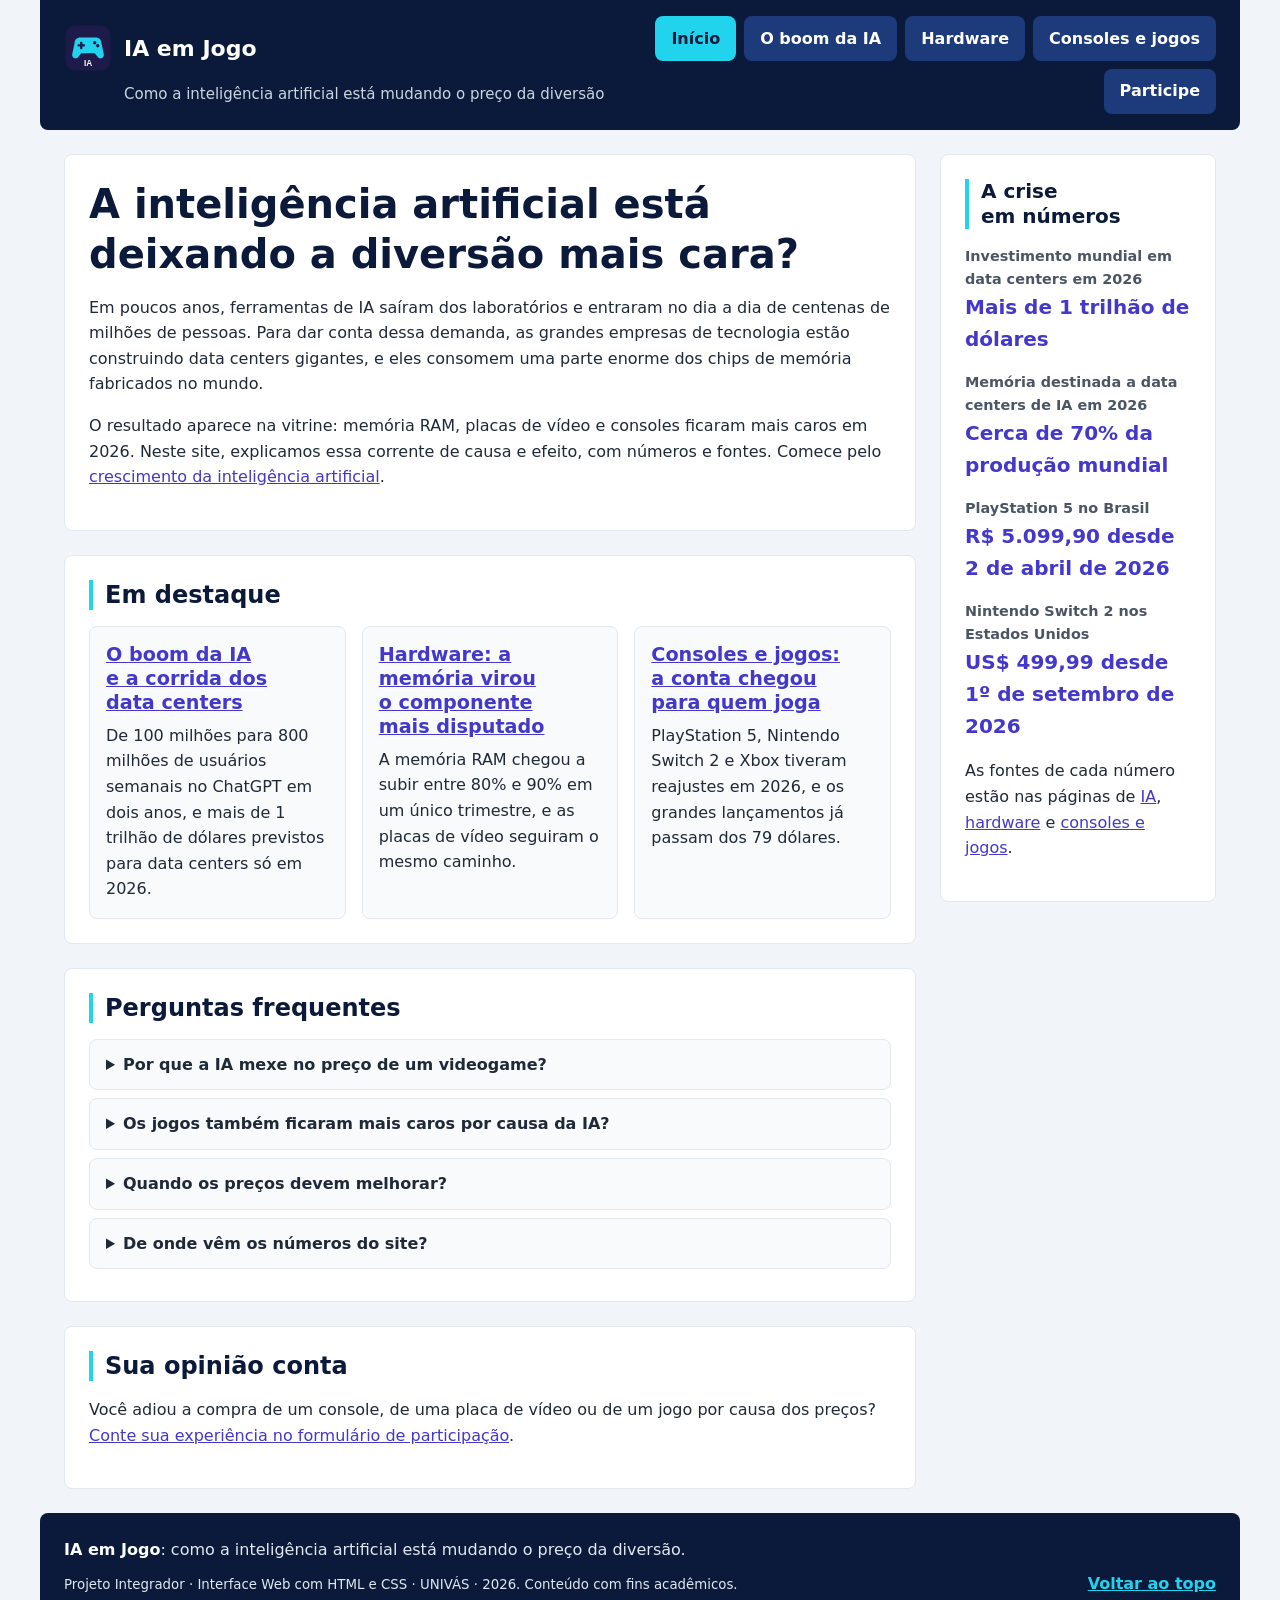
<file: index.html>
<!DOCTYPE html>
<html lang="pt-BR">
<head>
  <meta charset="UTF-8">
  <meta name="viewport" content="width=device-width, initial-scale=1.0">
  <meta name="description" content="Como o crescimento da inteligência artificial está encarecendo jogos, hardware e consoles.">
  <title>IA em Jogo | Como a IA está mudando o preço da diversão</title>
  <link rel="stylesheet" href="css/estilo.css">
</head>
<body>
  <!-- Skip link: primeiro elemento focável, leva direto ao conteúdo principal -->
  <a class="pular" href="#conteudo">Pular para o conteúdo principal</a>

  <header id="topo">
    <a class="logo" href="index.html">
      <img src="img/logo.svg" alt="" width="48" height="48">
      IA em Jogo
    </a>
    <p>Como a inteligência artificial está mudando o preço da diversão</p>

    <nav aria-label="Menu principal">
      <ul>
        <li><a href="index.html" aria-current="page">Início</a></li>
        <li><a href="ia.html">O boom da IA</a></li>
        <li><a href="hardware.html">Hardware</a></li>
        <li><a href="consoles-jogos.html">Consoles e jogos</a></li>
        <li><a href="participe.html">Participe</a></li>
      </ul>
    </nav>
  </header>

  <main id="conteudo">
    <section aria-labelledby="titulo-principal">
      <h1 id="titulo-principal">A inteligência artificial está deixando a diversão mais cara?</h1>
      <p>
        Em poucos anos, ferramentas de IA saíram dos laboratórios e entraram no dia a dia de
        centenas de milhões de pessoas. Para dar conta dessa demanda, as grandes empresas de
        tecnologia estão construindo data centers gigantes, e eles consomem uma parte enorme
        dos chips de memória fabricados no mundo.
      </p>
      <p>
        O resultado aparece na vitrine: memória RAM, placas de vídeo e consoles ficaram mais caros
        em 2026. Neste site, explicamos essa corrente de causa e efeito, com números e fontes.
        Comece pelo <a href="ia.html">crescimento da inteligência artificial</a>.
      </p>
    </section>

    <!-- Cada destaque é um <article>: o resumo faz sentido sozinho e leva a uma página própria -->
    <section class="destaques" aria-labelledby="titulo-destaques">
      <h2 id="titulo-destaques">Em destaque</h2>

      <article>
        <h3><a href="ia.html">O boom da IA e a corrida dos data centers</a></h3>
        <p>
          De 100 milhões para 800 milhões de usuários semanais no ChatGPT em dois anos, e mais de
          1 trilhão de dólares previstos para data centers só em 2026.
        </p>
      </article>

      <article>
        <h3><a href="hardware.html">Hardware: a memória virou o componente mais disputado</a></h3>
        <p>
          A memória RAM chegou a subir entre 80% e 90% em um único trimestre, e as placas de vídeo
          seguiram o mesmo caminho.
        </p>
      </article>

      <article>
        <h3><a href="consoles-jogos.html">Consoles e jogos: a conta chegou para quem joga</a></h3>
        <p>
          PlayStation 5, Nintendo Switch 2 e Xbox tiveram reajustes em 2026, e os grandes
          lançamentos já passam dos 79 dólares.
        </p>
      </article>
    </section>

    <!-- Perguntas frequentes com <details>/<summary>: conteúdo expansível nativo, funciona com teclado -->
    <section aria-labelledby="titulo-duvidas">
      <h2 id="titulo-duvidas">Perguntas frequentes</h2>

      <details>
        <summary>Por que a IA mexe no preço de um videogame?</summary>
        <p>
          Consoles, placas de vídeo e servidores de IA usam memórias feitas pelas mesmas poucas
          fábricas. Como os servidores de IA pagam mais, as fabricantes priorizam esse mercado e
          sobra menos memória, mais cara, para os aparelhos de consumo.
        </p>
      </details>

      <details>
        <summary>Os jogos também ficaram mais caros por causa da IA?</summary>
        <p>
          Não diretamente. O aumento dos jogos é explicado pelas empresas principalmente pelo
          custo de desenvolvimento. O efeito da IA aparece mais no hardware: o console e o PC
          ficam mais caros e sobra menos dinheiro para os jogos.
        </p>
      </details>

      <details>
        <summary>Quando os preços devem melhorar?</summary>
        <p>
          A fabricante de memórias Micron e analistas do setor não esperam alívio antes de 2028,
          quando novas fábricas devem começar a produzir.
        </p>
      </details>

      <details>
        <summary>De onde vêm os números do site?</summary>
        <p>
          Cada página termina com a lista das reportagens e relatórios usados. Os preços são os
          sugeridos pelos fabricantes nas datas indicadas.
        </p>
      </details>
    </section>

    <section aria-labelledby="titulo-participe">
      <h2 id="titulo-participe">Sua opinião conta</h2>
      <p>
        Você adiou a compra de um console, de uma placa de vídeo ou de um jogo por causa dos preços?
        <a href="participe.html">Conte sua experiência no formulário de participação</a>.
      </p>
    </section>
  </main>

  <!-- Aside fora do <main>: resumo complementar; a página continua completa sem ele -->
  <aside aria-labelledby="titulo-numeros">
    <h2 id="titulo-numeros">A crise em números</h2>
    <!-- Pares "termo: valor" ficam em lista de descrição (<dl>) -->
    <dl class="numeros">
      <dt>Investimento mundial em data centers em 2026</dt>
      <dd>Mais de 1 trilhão de dólares</dd>

      <dt>Memória destinada a data centers de IA em 2026</dt>
      <dd>Cerca de 70% da produção mundial</dd>

      <dt>PlayStation 5 no Brasil</dt>
      <dd>R$ 5.099,90 desde <time datetime="2026-04-02">2 de abril de 2026</time></dd>

      <dt>Nintendo Switch 2 nos Estados Unidos</dt>
      <dd>US$ 499,99 desde <time datetime="2026-09-01">1º de setembro de 2026</time></dd>
    </dl>
    <p>As fontes de cada número estão nas páginas de <a href="ia.html">IA</a>, <a href="hardware.html">hardware</a> e <a href="consoles-jogos.html">consoles e jogos</a>.</p>
  </aside>

  <footer>
    <p><strong>IA em Jogo</strong>: como a inteligência artificial está mudando o preço da diversão.</p>
    <p><small>Projeto Integrador · Interface Web com HTML e CSS · UNIVÁS · 2026. Conteúdo com fins acadêmicos.</small></p>
    <a href="#topo">Voltar ao topo</a>
  </footer>
</body>
</html>
</file>
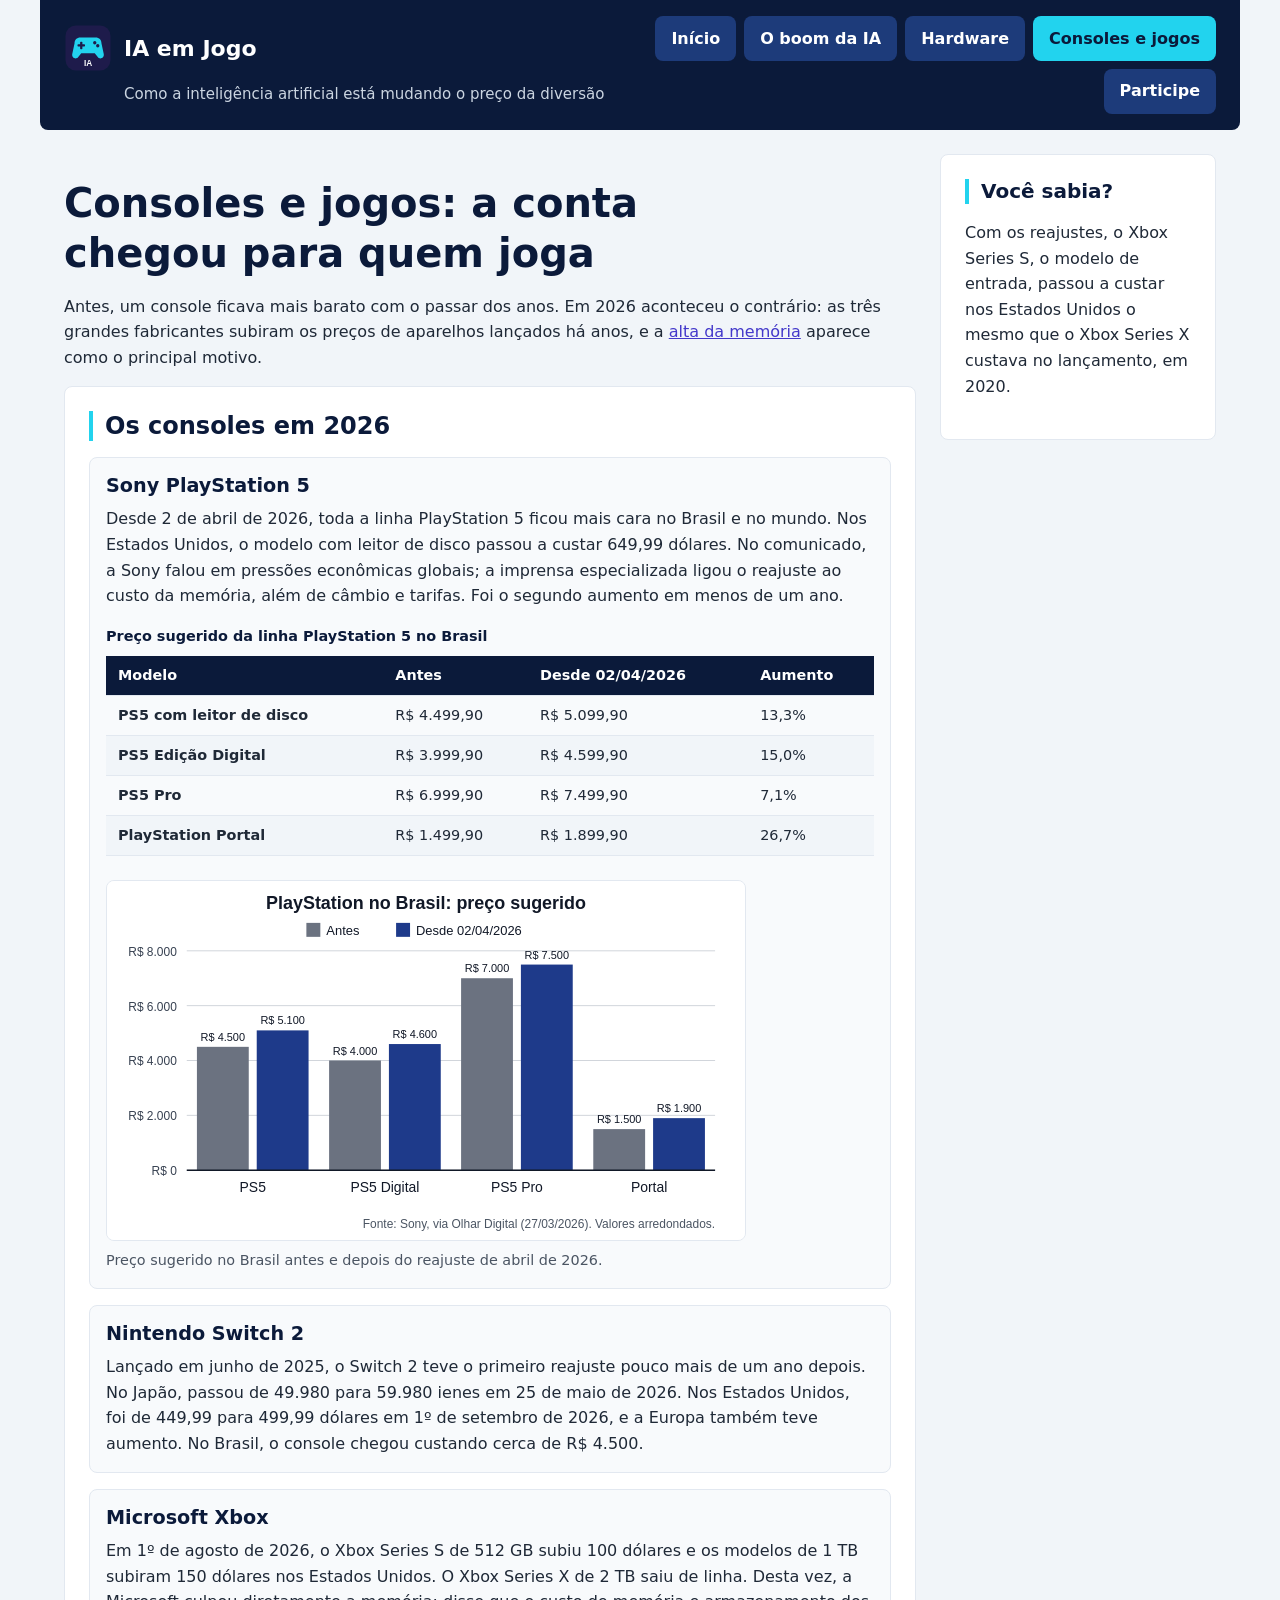
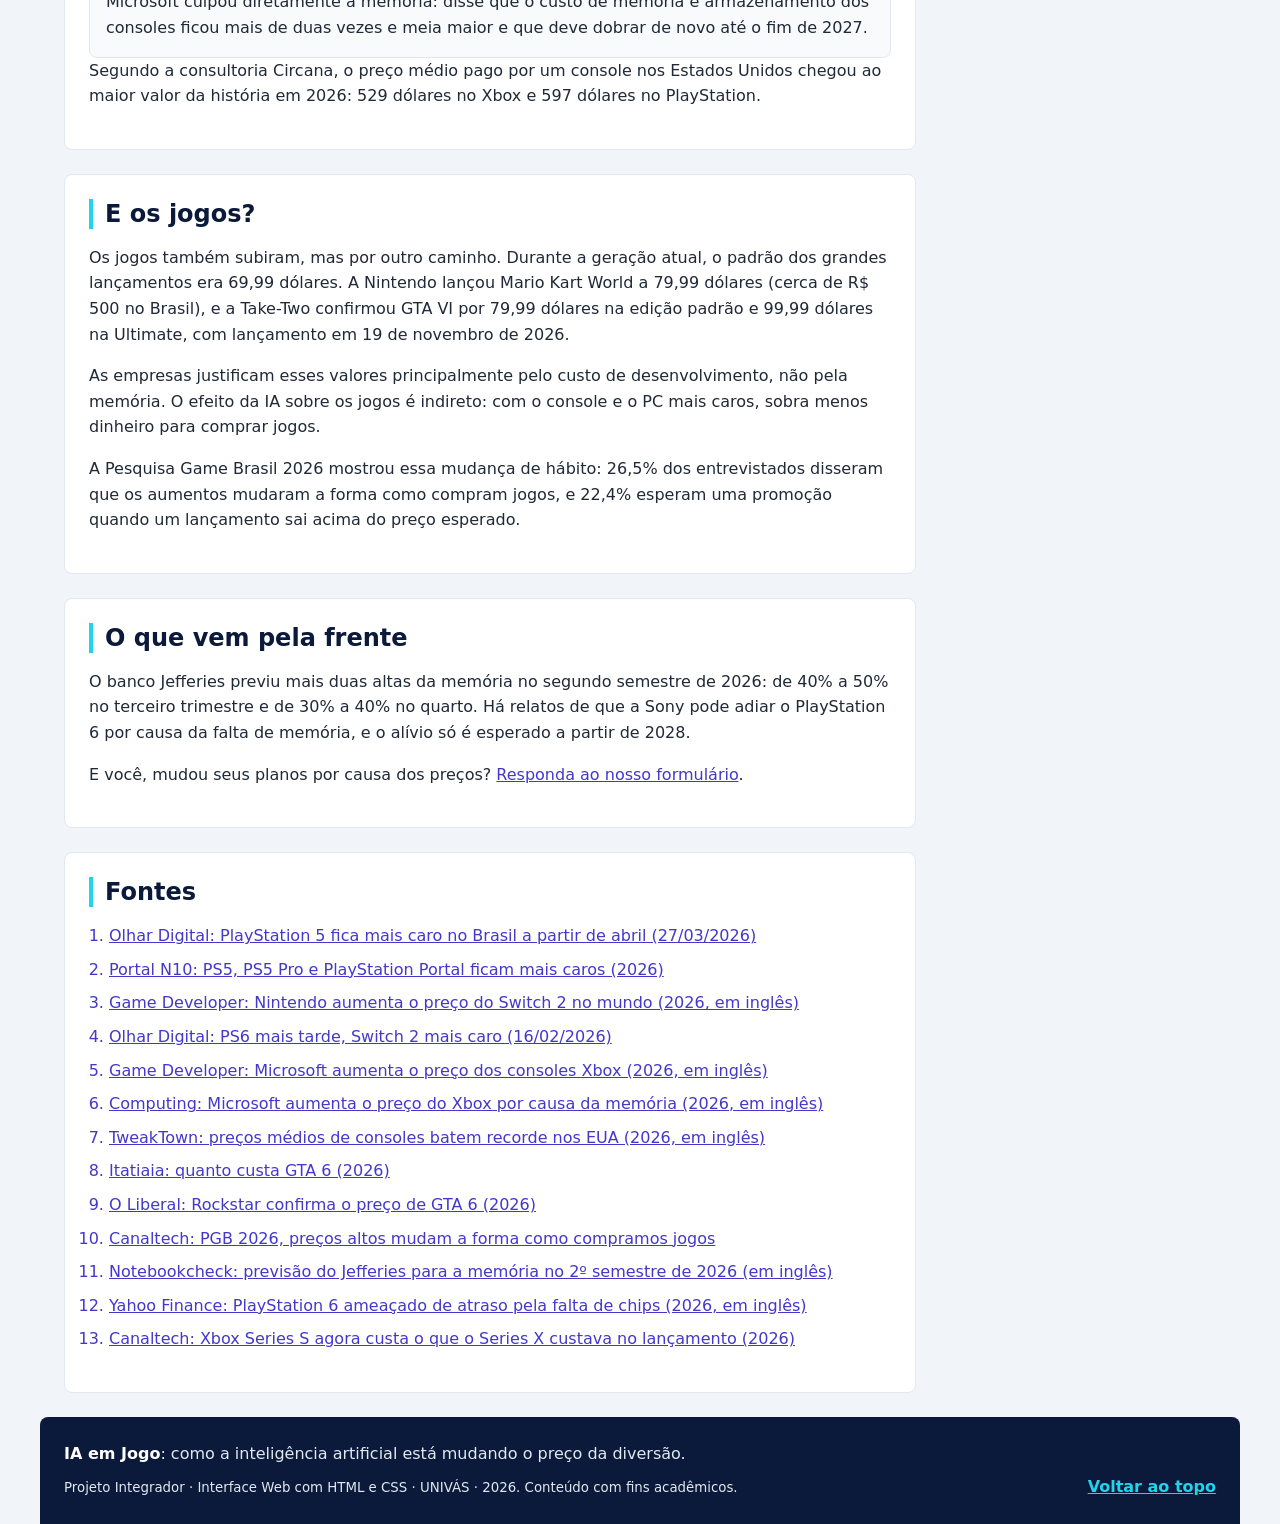
<file: consoles-jogos.html>
<!DOCTYPE html>
<html lang="pt-BR">
<head>
  <meta charset="UTF-8">
  <meta name="viewport" content="width=device-width, initial-scale=1.0">
  <meta name="description" content="Os reajustes de PlayStation 5, Nintendo Switch 2 e Xbox em 2026 e o novo patamar de preço dos jogos.">
  <title>Consoles e jogos | IA em Jogo</title>
  <link rel="stylesheet" href="css/estilo.css">
</head>
<body>
  <a class="pular" href="#conteudo">Pular para o conteúdo principal</a>

  <header id="topo">
    <a class="logo" href="index.html">
      <img src="img/logo.svg" alt="" width="48" height="48">
      IA em Jogo
    </a>
    <p>Como a inteligência artificial está mudando o preço da diversão</p>

    <nav aria-label="Menu principal">
      <ul>
        <li><a href="index.html">Início</a></li>
        <li><a href="ia.html">O boom da IA</a></li>
        <li><a href="hardware.html">Hardware</a></li>
        <li><a href="consoles-jogos.html" aria-current="page">Consoles e jogos</a></li>
        <li><a href="participe.html">Participe</a></li>
      </ul>
    </nav>
  </header>

  <main id="conteudo">
    <h1>Consoles e jogos: a conta chegou para quem joga</h1>
    <p>
      Antes, um console ficava mais barato com o passar dos anos. Em 2026 aconteceu o contrário:
      as três grandes fabricantes subiram os preços de aparelhos lançados há anos, e a
      <a href="hardware.html">alta da memória</a> aparece como o principal motivo.
    </p>

    <section aria-labelledby="titulo-consoles">
      <h2 id="titulo-consoles">Os consoles em 2026</h2>

      <!-- Cada fabricante é um <article>: a notícia de cada reajuste faz sentido sozinha -->
      <article>
        <h3>Sony PlayStation 5</h3>
        <p>
          Desde <time datetime="2026-04-02">2 de abril de 2026</time>, toda a linha PlayStation 5
          ficou mais cara no Brasil e no mundo. Nos Estados Unidos, o modelo com leitor de disco
          passou a custar 649,99 dólares. No comunicado, a Sony falou em pressões econômicas
          globais; a imprensa especializada ligou o reajuste ao custo da memória, além de câmbio e
          tarifas. Foi o segundo aumento em menos de um ano.
        </p>

        <!-- div.tabela: rola só a tabela no celular estreito; tabindex deixa rolar pelo teclado -->
        <div class="tabela" role="region" aria-labelledby="legenda-ps5" tabindex="0">
          <table>
            <caption id="legenda-ps5">Preço sugerido da linha PlayStation 5 no Brasil</caption>
            <thead>
              <tr>
                <th scope="col">Modelo</th>
                <th scope="col">Antes</th>
                <th scope="col">Desde 02/04/2026</th>
                <th scope="col">Aumento</th>
              </tr>
            </thead>
            <tbody>
              <tr>
                <th scope="row">PS5 com leitor de disco</th>
                <td>R$ 4.499,90</td>
                <td>R$ 5.099,90</td>
                <td>13,3%</td>
              </tr>
              <tr>
                <th scope="row">PS5 Edição Digital</th>
                <td>R$ 3.999,90</td>
                <td>R$ 4.599,90</td>
                <td>15,0%</td>
              </tr>
              <tr>
                <th scope="row">PS5 Pro</th>
                <td>R$ 6.999,90</td>
                <td>R$ 7.499,90</td>
                <td>7,1%</td>
              </tr>
              <tr>
                <th scope="row">PlayStation Portal</th>
                <td>R$ 1.499,90</td>
                <td>R$ 1.899,90</td>
                <td>26,7%</td>
              </tr>
            </tbody>
          </table>
        </div>

        <figure>
          <img src="img/grafico-ps5-brasil.svg" width="640" height="360"
               alt="Gráfico de barras comparando o preço antes e depois de abril de 2026: PS5 de R$ 4.499,90 para R$ 5.099,90, PS5 Edição Digital de R$ 3.999,90 para R$ 4.599,90, PS5 Pro de R$ 6.999,90 para R$ 7.499,90 e PlayStation Portal de R$ 1.499,90 para R$ 1.899,90.">
          <figcaption>Preço sugerido no Brasil antes e depois do reajuste de abril de 2026.</figcaption>
        </figure>
      </article>

      <article>
        <h3>Nintendo Switch 2</h3>
        <p>
          Lançado em junho de 2025, o Switch 2 teve o primeiro reajuste pouco mais de um ano depois.
          No Japão, passou de 49.980 para 59.980 ienes em
          <time datetime="2026-05-25">25 de maio de 2026</time>. Nos Estados Unidos, foi de 449,99
          para 499,99 dólares em <time datetime="2026-09-01">1º de setembro de 2026</time>, e a
          Europa também teve aumento. No Brasil, o console chegou custando cerca de R$ 4.500.
        </p>
      </article>

      <article>
        <h3>Microsoft Xbox</h3>
        <p>
          Em <time datetime="2026-08-01">1º de agosto de 2026</time>, o Xbox Series S de 512 GB
          subiu 100 dólares e os modelos de 1 TB subiram 150 dólares nos Estados Unidos. O Xbox
          Series X de 2 TB saiu de linha. Desta vez, a Microsoft culpou diretamente a memória: disse
          que o custo de memória e armazenamento dos consoles ficou mais de duas vezes e meia maior e
          que deve dobrar de novo até o fim de 2027.
        </p>
      </article>

      <p>
        Segundo a consultoria Circana, o preço médio pago por um console nos Estados Unidos chegou
        ao maior valor da história em 2026: 529 dólares no Xbox e 597 dólares no PlayStation.
      </p>
    </section>

    <section aria-labelledby="titulo-jogos">
      <h2 id="titulo-jogos">E os jogos?</h2>
      <p>
        Os jogos também subiram, mas por outro caminho. Durante a geração atual, o padrão dos grandes
        lançamentos era 69,99 dólares. A Nintendo lançou Mario Kart World a 79,99 dólares (cerca de
        R$ 500 no Brasil), e a Take-Two confirmou GTA VI por 79,99 dólares na edição padrão e
        99,99 dólares na Ultimate, com lançamento em
        <time datetime="2026-11-19">19 de novembro de 2026</time>.
      </p>
      <p>
        As empresas justificam esses valores principalmente pelo custo de desenvolvimento, não pela
        memória. O efeito da IA sobre os jogos é indireto: com o console e o PC mais caros, sobra
        menos dinheiro para comprar jogos.
      </p>
      <p>
        A Pesquisa Game Brasil 2026 mostrou essa mudança de hábito: 26,5% dos entrevistados disseram
        que os aumentos mudaram a forma como compram jogos, e 22,4% esperam uma promoção quando um
        lançamento sai acima do preço esperado.
      </p>
    </section>

    <section aria-labelledby="titulo-futuro">
      <h2 id="titulo-futuro">O que vem pela frente</h2>
      <p>
        O banco Jefferies previu mais duas altas da memória no segundo semestre de 2026: de 40% a 50%
        no terceiro trimestre e de 30% a 40% no quarto. Há relatos de que a Sony pode adiar o
        PlayStation 6 por causa da falta de memória, e o alívio só é esperado a partir de 2028.
      </p>
      <p>
        E você, mudou seus planos por causa dos preços?
        <a href="participe.html">Responda ao nosso formulário</a>.
      </p>
    </section>

    <section aria-labelledby="titulo-fontes">
      <h2 id="titulo-fontes">Fontes</h2>
      <ol>
        <li><a href="https://olhardigital.com.br/2026/03/27/games-e-consoles/playstation-5-fica-mais-caro-no-brasil-a-partir-de-abril/">Olhar Digital: PlayStation 5 fica mais caro no Brasil a partir de abril (27/03/2026)</a></li>
        <li><a href="https://portaln10.com.br/tecnologia/games/ps5-ps5-pro-e-playstation-portal-ficam-mais-caros-em-nova-rodada-de-aumentos-da-sony-325849/">Portal N10: PS5, PS5 Pro e PlayStation Portal ficam mais caros (2026)</a></li>
        <li><a href="https://gamedeveloper.com/business/nintendo-is-raising-switch-2-prices-around-the-world">Game Developer: Nintendo aumenta o preço do Switch 2 no mundo (2026, em inglês)</a></li>
        <li><a href="https://olhardigital.com.br/2026/02/16/games-e-consoles/ps6-mais-tarde-switch-2-mais-caro-como-a-crise-de-ram-pode-afetar-os-games/">Olhar Digital: PS6 mais tarde, Switch 2 mais caro (16/02/2026)</a></li>
        <li><a href="https://gamedeveloper.com/console/microsoft-raises-price-of-xbox-consoles-once-again-sunsets-2tb-model">Game Developer: Microsoft aumenta o preço dos consoles Xbox (2026, em inglês)</a></li>
        <li><a href="https://www.computing.co.uk/news/2026/microsoft-raises-xbox-console-prices">Computing: Microsoft aumenta o preço do Xbox por causa da memória (2026, em inglês)</a></li>
        <li><a href="https://www.tweaktown.com/news/114010/xbox-us-sales-hit-an-all-time-low-while-playstation-suffers-its-worst-year-since-2013-as-console-prices-reach-record-highs/index.html">TweakTown: preços médios de consoles batem recorde nos EUA (2026, em inglês)</a></li>
        <li><a href="https://www.itatiaia.com.br/games/quanto-custa-gta-6-precos-sao-divulgados-acima-do-padrao-da-industria-veja-valores/">Itatiaia: quanto custa GTA 6 (2026)</a></li>
        <li><a href="https://www.oliberal.com/jogos/rockstar-games-confirma-preco-de-gta-6-para-ps5-e-xbox-series-e-assusta-gamers-veja-o-valor-1.1137165">O Liberal: Rockstar confirma o preço de GTA 6 (2026)</a></li>
        <li><a href="https://canaltech.com.br/games/pgb-2026-precos-altos-mudam-a-forma-como-compramos-jogos-entenda/">Canaltech: PGB 2026, preços altos mudam a forma como compramos jogos</a></li>
        <li><a href="https://www.notebookcheck.net/Console-prices-likely-to-rise-again-as-memory-prices-expected-to-surge-twice-in-the-second-half-of-2026-warns-Jefferies-Equity-Research.1330518.0.html">Notebookcheck: previsão do Jefferies para a memória no 2º semestre de 2026 (em inglês)</a></li>
        <li><a href="https://finance.yahoo.com/news/playstation-6-console-threatened-delay-184327261.html">Yahoo Finance: PlayStation 6 ameaçado de atraso pela falta de chips (2026, em inglês)</a></li>
        <li><a href="https://canaltech.com.br/games/com-aumento-xbox-series-s-agora-custa-um-xbox-series-x-no-lancamento/">Canaltech: Xbox Series S agora custa o que o Series X custava no lançamento (2026)</a></li>
      </ol>
    </section>
  </main>

  <aside aria-labelledby="titulo-curiosidade">
    <h2 id="titulo-curiosidade">Você sabia?</h2>
    <p>
      Com os reajustes, o Xbox Series S, o modelo de entrada, passou a custar
      nos Estados Unidos o mesmo que o Xbox Series X custava no lançamento, em 2020.
    </p>
  </aside>

  <footer>
    <p><strong>IA em Jogo</strong>: como a inteligência artificial está mudando o preço da diversão.</p>
    <p><small>Projeto Integrador · Interface Web com HTML e CSS · UNIVÁS · 2026. Conteúdo com fins acadêmicos.</small></p>
    <a href="#topo">Voltar ao topo</a>
  </footer>
</body>
</html>
</file>
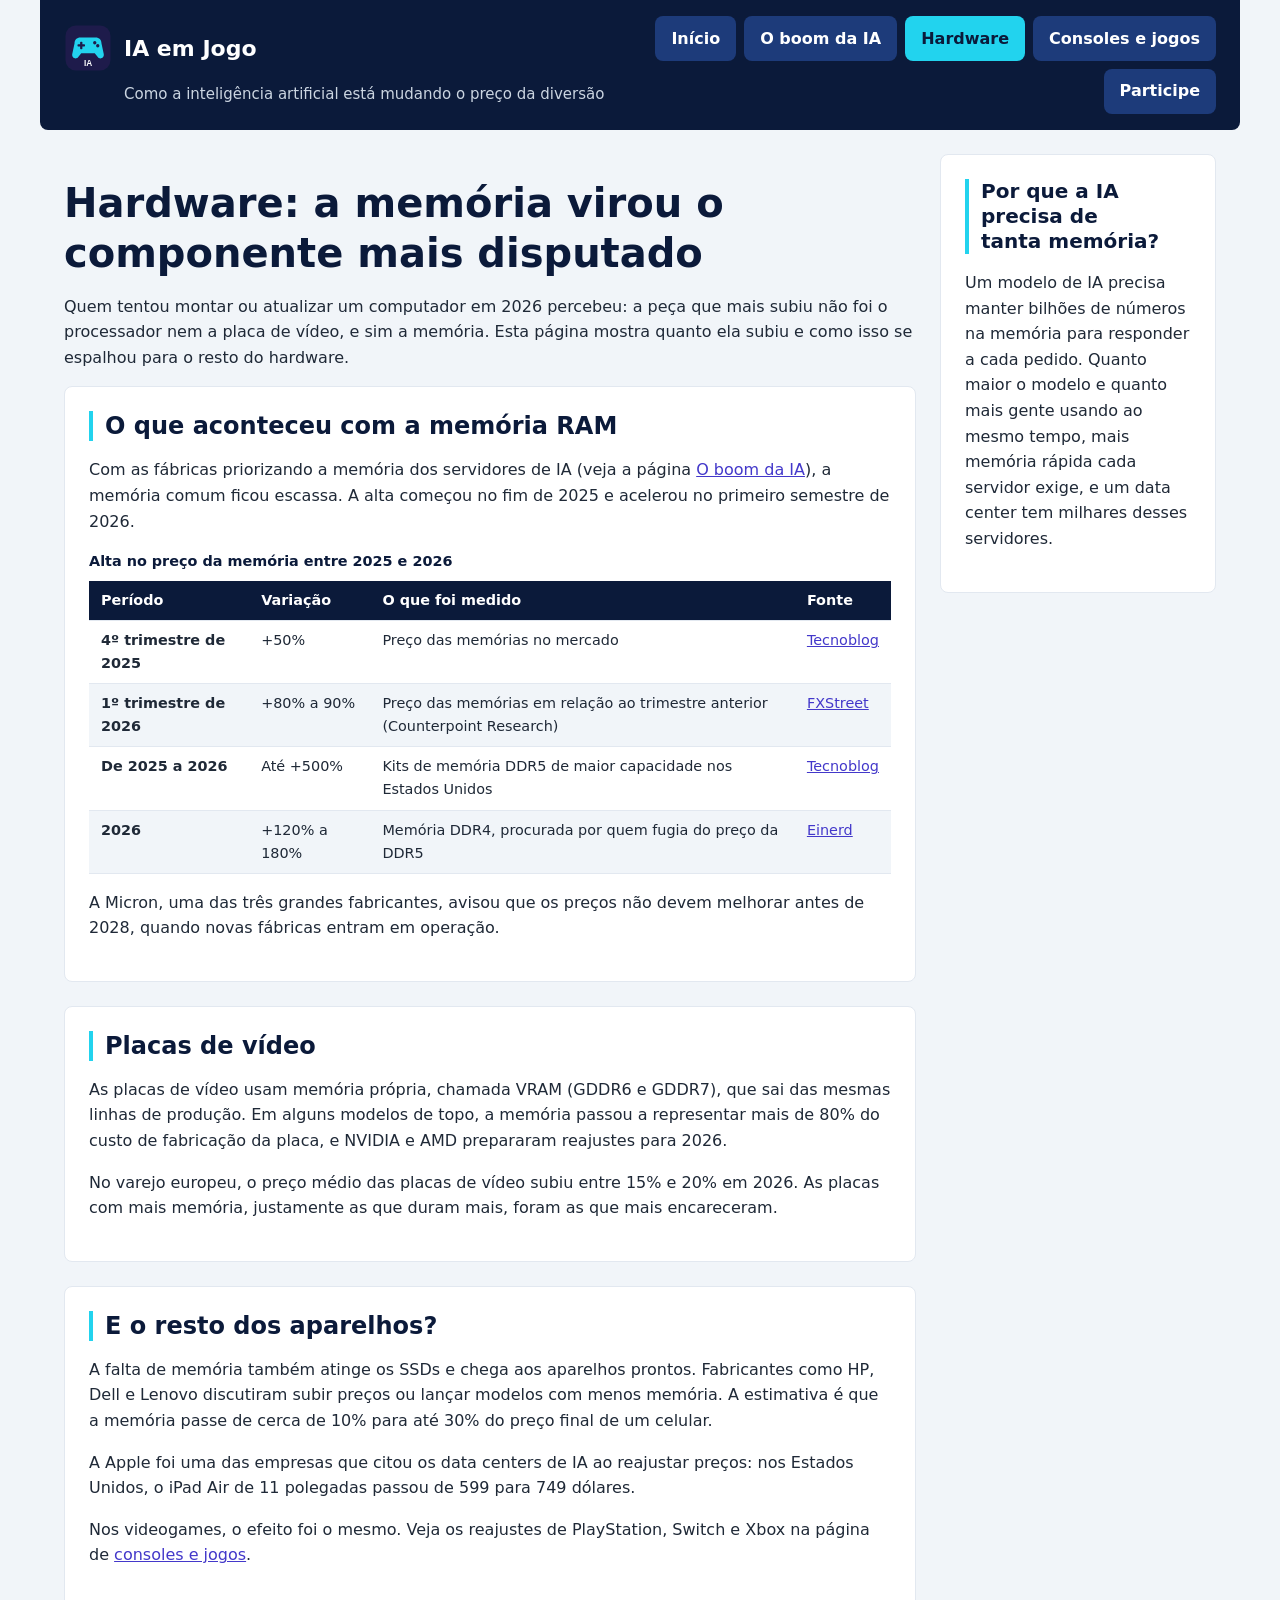
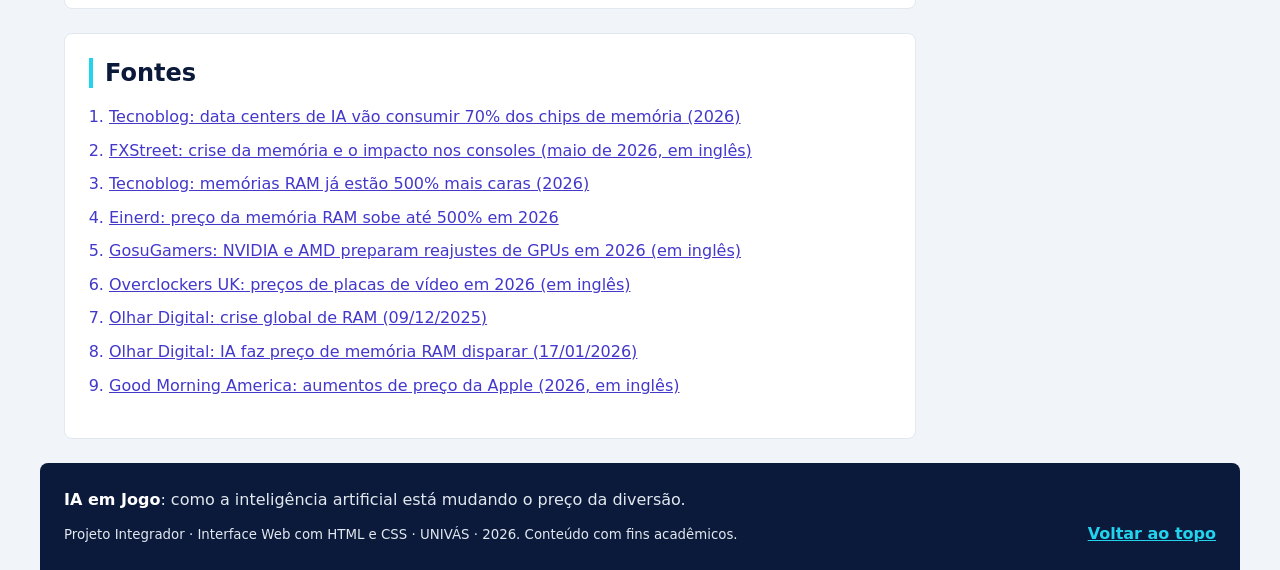
<file: hardware.html>
<!DOCTYPE html>
<html lang="pt-BR">
<head>
  <meta charset="UTF-8">
  <meta name="viewport" content="width=device-width, initial-scale=1.0">
  <meta name="description" content="Como a demanda da inteligência artificial fez disparar o preço da memória RAM, das placas de vídeo e de outros componentes.">
  <title>Hardware | IA em Jogo</title>
  <link rel="stylesheet" href="css/estilo.css">
</head>
<body>
  <a class="pular" href="#conteudo">Pular para o conteúdo principal</a>

  <header id="topo">
    <a class="logo" href="index.html">
      <img src="img/logo.svg" alt="" width="48" height="48">
      IA em Jogo
    </a>
    <p>Como a inteligência artificial está mudando o preço da diversão</p>

    <nav aria-label="Menu principal">
      <ul>
        <li><a href="index.html">Início</a></li>
        <li><a href="ia.html">O boom da IA</a></li>
        <li><a href="hardware.html" aria-current="page">Hardware</a></li>
        <li><a href="consoles-jogos.html">Consoles e jogos</a></li>
        <li><a href="participe.html">Participe</a></li>
      </ul>
    </nav>
  </header>

  <main id="conteudo">
    <h1>Hardware: a memória virou o componente mais disputado</h1>
    <p>
      Quem tentou montar ou atualizar um computador em 2026 percebeu: a peça que mais subiu não foi
      o processador nem a placa de vídeo, e sim a memória. Esta página mostra quanto ela subiu e
      como isso se espalhou para o resto do hardware.
    </p>

    <section aria-labelledby="titulo-ram">
      <h2 id="titulo-ram">O que aconteceu com a memória RAM</h2>
      <p>
        Com as fábricas priorizando a memória dos servidores de IA (veja a página
        <a href="ia.html">O boom da IA</a>), a memória comum ficou escassa. A alta começou no fim
        de 2025 e acelerou no primeiro semestre de 2026.
      </p>

      <!-- Dados tabulares: <caption> dá o título da tabela e <th scope> liga cada célula ao cabeçalho -->
      <!-- div.tabela: rola só a tabela no celular estreito; tabindex deixa rolar pelo teclado -->
      <div class="tabela" role="region" aria-labelledby="legenda-memoria" tabindex="0">
        <table>
          <caption id="legenda-memoria">Alta no preço da memória entre 2025 e 2026</caption>
          <thead>
            <tr>
              <th scope="col">Período</th>
              <th scope="col">Variação</th>
              <th scope="col">O que foi medido</th>
              <th scope="col">Fonte</th>
            </tr>
          </thead>
          <tbody>
            <tr>
              <th scope="row">4º trimestre de 2025</th>
              <td>+50%</td>
              <td>Preço das memórias no mercado</td>
              <td><a href="#fonte-1">Tecnoblog</a></td>
            </tr>
            <tr>
              <th scope="row">1º trimestre de 2026</th>
              <td>+80% a 90%</td>
              <td>Preço das memórias em relação ao trimestre anterior (Counterpoint Research)</td>
              <td><a href="#fonte-2">FXStreet</a></td>
            </tr>
            <tr>
              <th scope="row">De 2025 a 2026</th>
              <td>Até +500%</td>
              <td>Kits de memória DDR5 de maior capacidade nos Estados Unidos</td>
              <td><a href="#fonte-3">Tecnoblog</a></td>
            </tr>
            <tr>
              <th scope="row">2026</th>
              <td>+120% a 180%</td>
              <td>Memória DDR4, procurada por quem fugia do preço da DDR5</td>
              <td><a href="#fonte-4">Einerd</a></td>
            </tr>
          </tbody>
        </table>
      </div>

      <p>
        A Micron, uma das três grandes fabricantes, avisou que os preços não devem melhorar antes de
        2028, quando novas fábricas entram em operação.
      </p>
    </section>

    <section aria-labelledby="titulo-gpu">
      <h2 id="titulo-gpu">Placas de vídeo</h2>
      <p>
        As placas de vídeo usam memória própria, chamada VRAM (GDDR6 e GDDR7), que sai das mesmas
        linhas de produção. Em alguns modelos de topo, a memória passou a representar mais de 80%
        do custo de fabricação da placa, e NVIDIA e AMD prepararam reajustes para 2026.
      </p>
      <p>
        No varejo europeu, o preço médio das placas de vídeo subiu entre 15% e 20% em 2026. As placas
        com mais memória, justamente as que duram mais, foram as que mais encareceram.
      </p>
    </section>

    <section aria-labelledby="titulo-outros">
      <h2 id="titulo-outros">E o resto dos aparelhos?</h2>
      <p>
        A falta de memória também atinge os SSDs e chega aos aparelhos prontos. Fabricantes como HP,
        Dell e Lenovo discutiram subir preços ou lançar modelos com menos memória. A estimativa é que
        a memória passe de cerca de 10% para até 30% do preço final de um celular.
      </p>
      <p>
        A Apple foi uma das empresas que citou os data centers de IA ao reajustar preços: nos Estados
        Unidos, o iPad Air de 11 polegadas passou de 599 para 749 dólares.
      </p>
      <p>
        Nos videogames, o efeito foi o mesmo. Veja os reajustes de PlayStation, Switch e Xbox na
        página de <a href="consoles-jogos.html">consoles e jogos</a>.
      </p>
    </section>

    <section aria-labelledby="titulo-fontes">
      <h2 id="titulo-fontes">Fontes</h2>
      <!-- Cada item tem id para receber os links da coluna "Fonte" da tabela -->
      <ol>
        <li id="fonte-1"><a href="https://tecnoblog.net/noticias/data-centers-de-ia-vao-consumir-70-dos-chips-de-memoria/">Tecnoblog: data centers de IA vão consumir 70% dos chips de memória (2026)</a></li>
        <li id="fonte-2"><a href="https://www.fxstreet.com/news/memory-crisis-how-ai-is-disrupting-console-gaming-202605110747">FXStreet: crise da memória e o impacto nos consoles (maio de 2026, em inglês)</a></li>
        <li id="fonte-3"><a href="https://tecnoblog.net/noticias/memorias-ram-ja-estao-500-mais-caras-e-precos-seguem-aumentando/">Tecnoblog: memórias RAM já estão 500% mais caras (2026)</a></li>
        <li id="fonte-4"><a href="https://www.einerd.com/preco-memoria-ram-alta-2026/">Einerd: preço da memória RAM sobe até 500% em 2026</a></li>
        <li id="fonte-5"><a href="https://www.gosugamers.net/entertainment/news/77794-nvidia-and-amd-are-reportedly-preparing-sharp-price-hikes-for-gpus-in-2026">GosuGamers: NVIDIA e AMD preparam reajustes de GPUs em 2026 (em inglês)</a></li>
        <li id="fonte-6"><a href="https://overclockers.co.uk/blog/navigating-gpu-prices-in-2026">Overclockers UK: preços de placas de vídeo em 2026 (em inglês)</a></li>
        <li id="fonte-7"><a href="https://olhardigital.com.br/2025/12/09/pro/crise-global-de-ram-ia-causa-alta-de-precos-e-ameaca-eletronicos-em-2026/">Olhar Digital: crise global de RAM (09/12/2025)</a></li>
        <li id="fonte-8"><a href="https://olhardigital.com.br/2026/01/17/pro/ia-faz-preco-de-memoria-ram-disparar-e-voce-vai-pagar-a-conta/">Olhar Digital: IA faz preço de memória RAM disparar (17/01/2026)</a></li>
        <li id="fonte-9"><a href="https://goodmorningamerica.com/news/story/apple-price-increases-ipads-macbooks-effect-134202757">Good Morning America: aumentos de preço da Apple (2026, em inglês)</a></li>
      </ol>
    </section>
  </main>

  <aside aria-labelledby="titulo-por-que">
    <h2 id="titulo-por-que">Por que a IA precisa de tanta memória?</h2>
    <p>
      Um modelo de IA precisa manter bilhões de números na memória para responder a cada pedido.
      Quanto maior o modelo e quanto mais gente usando ao mesmo tempo, mais memória rápida cada
      servidor exige, e um data center tem milhares desses servidores.
    </p>
  </aside>

  <footer>
    <p><strong>IA em Jogo</strong>: como a inteligência artificial está mudando o preço da diversão.</p>
    <p><small>Projeto Integrador · Interface Web com HTML e CSS · UNIVÁS · 2026. Conteúdo com fins acadêmicos.</small></p>
    <a href="#topo">Voltar ao topo</a>
  </footer>
</body>
</html>
</file>
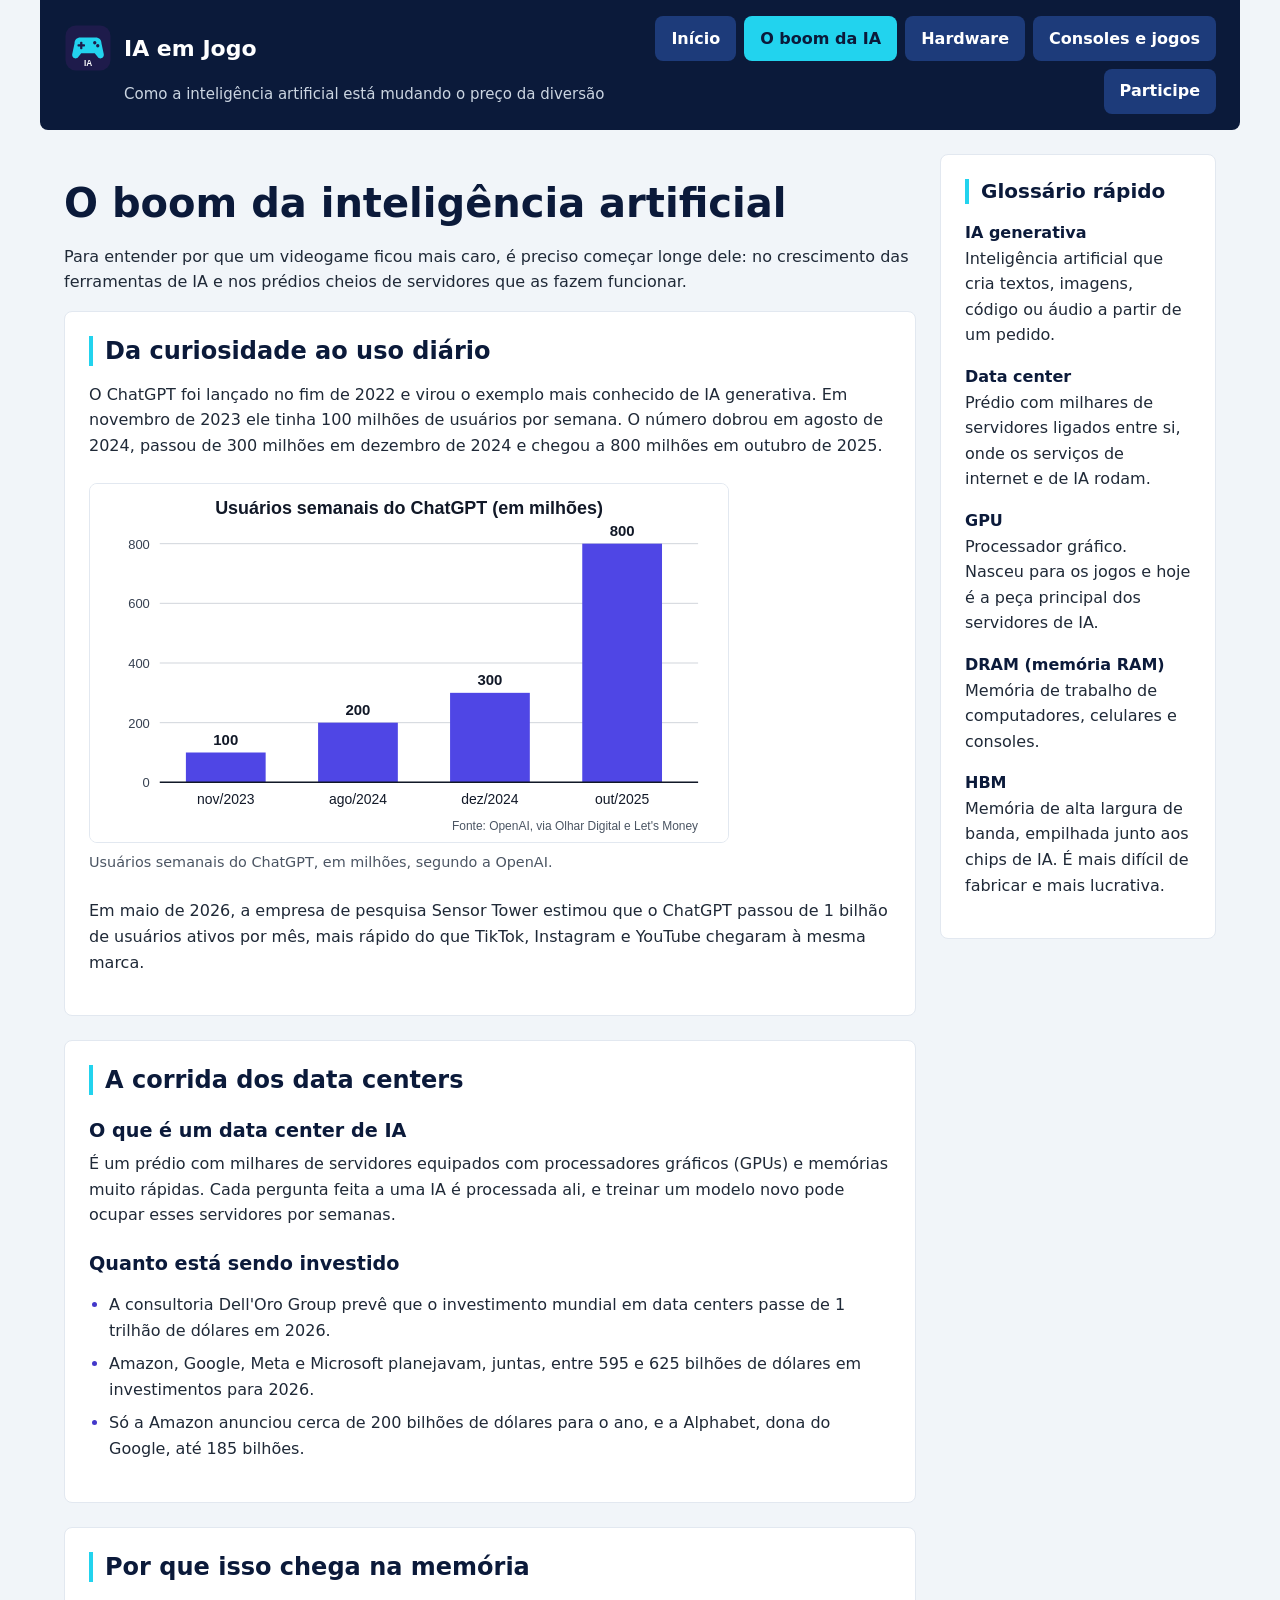
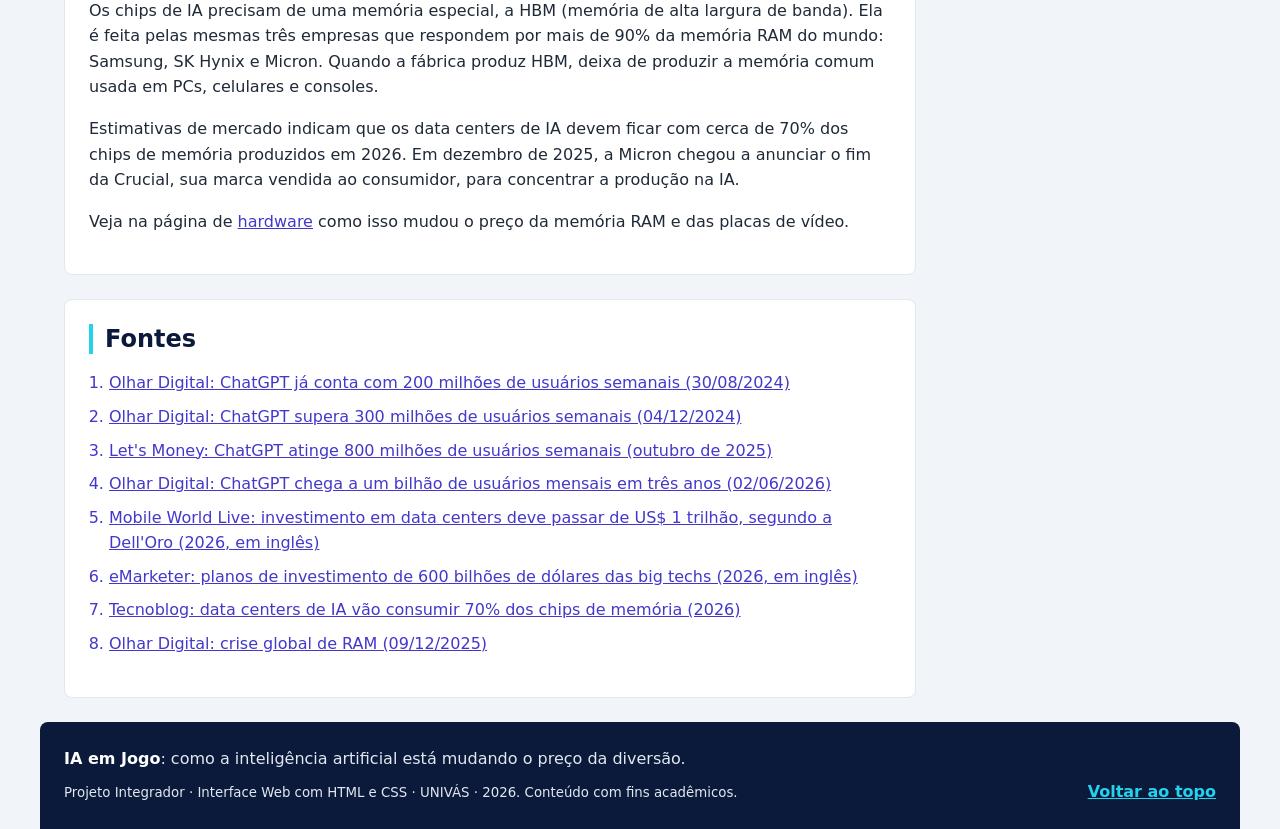
<file: ia.html>
<!DOCTYPE html>
<html lang="pt-BR">
<head>
  <meta charset="UTF-8">
  <meta name="viewport" content="width=device-width, initial-scale=1.0">
  <meta name="description" content="O crescimento da inteligência artificial, a corrida dos data centers e por que isso pressiona a produção de memória.">
  <title>O boom da IA | IA em Jogo</title>
  <link rel="stylesheet" href="css/estilo.css">
</head>
<body>
  <a class="pular" href="#conteudo">Pular para o conteúdo principal</a>

  <header id="topo">
    <a class="logo" href="index.html">
      <img src="img/logo.svg" alt="" width="48" height="48">
      IA em Jogo
    </a>
    <p>Como a inteligência artificial está mudando o preço da diversão</p>

    <nav aria-label="Menu principal">
      <ul>
        <li><a href="index.html">Início</a></li>
        <li><a href="ia.html" aria-current="page">O boom da IA</a></li>
        <li><a href="hardware.html">Hardware</a></li>
        <li><a href="consoles-jogos.html">Consoles e jogos</a></li>
        <li><a href="participe.html">Participe</a></li>
      </ul>
    </nav>
  </header>

  <main id="conteudo">
    <h1>O boom da inteligência artificial</h1>
    <p>
      Para entender por que um videogame ficou mais caro, é preciso começar longe dele: no
      crescimento das ferramentas de IA e nos prédios cheios de servidores que as fazem funcionar.
    </p>

    <section aria-labelledby="titulo-uso">
      <h2 id="titulo-uso">Da curiosidade ao uso diário</h2>
      <p>
        O ChatGPT foi lançado no fim de 2022 e virou o exemplo mais conhecido de IA generativa.
        Em novembro de 2023 ele tinha 100 milhões de usuários por semana. O número dobrou em
        agosto de 2024, passou de 300 milhões em dezembro de 2024 e chegou a 800 milhões em
        outubro de 2025.
      </p>

      <!-- <figure> + <figcaption>: o gráfico é uma imagem informativa com legenda própria -->
      <figure>
        <img src="img/grafico-chatgpt.svg" width="640" height="360"
             alt="Gráfico de barras: os usuários semanais do ChatGPT passaram de 100 milhões em novembro de 2023 para 200 milhões em agosto de 2024, 300 milhões em dezembro de 2024 e 800 milhões em outubro de 2025.">
        <figcaption>Usuários semanais do ChatGPT, em milhões, segundo a OpenAI.</figcaption>
      </figure>

      <p>
        Em maio de 2026, a empresa de pesquisa Sensor Tower estimou que o ChatGPT passou de
        1 bilhão de usuários ativos por mês, mais rápido do que TikTok, Instagram e YouTube
        chegaram à mesma marca.
      </p>
    </section>

    <section aria-labelledby="titulo-datacenters">
      <h2 id="titulo-datacenters">A corrida dos data centers</h2>

      <h3>O que é um data center de IA</h3>
      <p>
        É um prédio com milhares de servidores equipados com processadores gráficos (GPUs) e
        memórias muito rápidas. Cada pergunta feita a uma IA é processada ali, e treinar um modelo
        novo pode ocupar esses servidores por semanas.
      </p>

      <h3>Quanto está sendo investido</h3>
      <ul>
        <li>A consultoria Dell'Oro Group prevê que o investimento mundial em data centers passe de 1 trilhão de dólares em 2026.</li>
        <li>Amazon, Google, Meta e Microsoft planejavam, juntas, entre 595 e 625 bilhões de dólares em investimentos para 2026.</li>
        <li>Só a Amazon anunciou cerca de 200 bilhões de dólares para o ano, e a Alphabet, dona do Google, até 185 bilhões.</li>
      </ul>
    </section>

    <section aria-labelledby="titulo-memoria">
      <h2 id="titulo-memoria">Por que isso chega na memória</h2>
      <p>
        Os chips de IA precisam de uma memória especial, a HBM (memória de alta largura de banda).
        Ela é feita pelas mesmas três empresas que respondem por mais de 90% da memória RAM do
        mundo: Samsung, SK Hynix e Micron. Quando a fábrica produz HBM, deixa de produzir a memória
        comum usada em PCs, celulares e consoles.
      </p>
      <p>
        Estimativas de mercado indicam que os data centers de IA devem ficar com cerca de 70% dos
        chips de memória produzidos em 2026. Em dezembro de 2025, a Micron chegou a anunciar o fim
        da Crucial, sua marca vendida ao consumidor, para concentrar a produção na IA.
      </p>
      <p>
        Veja na página de <a href="hardware.html">hardware</a> como isso mudou o preço da memória
        RAM e das placas de vídeo.
      </p>
    </section>

    <section aria-labelledby="titulo-fontes">
      <h2 id="titulo-fontes">Fontes</h2>
      <ol>
        <li><a href="https://olhardigital.com.br/2024/08/30/pro/chatgpt-ja-conta-com-200-milhoes-de-usuarios-semanais/">Olhar Digital: ChatGPT já conta com 200 milhões de usuários semanais (30/08/2024)</a></li>
        <li><a href="https://olhardigital.com.br/2024/12/04/pro/chatgpt-supera-300-milhoes-de-usuarios-semanais/">Olhar Digital: ChatGPT supera 300 milhões de usuários semanais (04/12/2024)</a></li>
        <li><a href="https://www.letsmoney.com.br/ia/chatgpt-atinge-800-milhoes-de-usuarios-semanais-diz-sam-altman/">Let's Money: ChatGPT atinge 800 milhões de usuários semanais (outubro de 2025)</a></li>
        <li><a href="https://olhardigital.com.br/2026/06/02/inteligencia-artificial/chatgpt-chega-a-1-bilhao-de-usuarios-mensais-em-tres-anos-apontam-dados/">Olhar Digital: ChatGPT chega a um bilhão de usuários mensais em três anos (02/06/2026)</a></li>
        <li><a href="https://www.mobileworldlive.com/ai-cloud/data-centre-capex-to-top-1t-as-ai-spending-accelerates/">Mobile World Live: investimento em data centers deve passar de US$ 1 trilhão, segundo a Dell'Oro (2026, em inglês)</a></li>
        <li><a href="https://www.emarketer.com/content/big-tech-600-billion-ai-capex-plans-could-fuel-faster-automation-rollouts-spark-investor-jitters">eMarketer: planos de investimento de 600 bilhões de dólares das big techs (2026, em inglês)</a></li>
        <li><a href="https://tecnoblog.net/noticias/data-centers-de-ia-vao-consumir-70-dos-chips-de-memoria/">Tecnoblog: data centers de IA vão consumir 70% dos chips de memória (2026)</a></li>
        <li><a href="https://olhardigital.com.br/2025/12/09/pro/crise-global-de-ram-ia-causa-alta-de-precos-e-ameaca-eletronicos-em-2026/">Olhar Digital: crise global de RAM (09/12/2025)</a></li>
      </ol>
    </section>
  </main>

  <!-- Glossário: complementar ao texto, por isso <aside>; termo + definição em <dl> -->
  <aside aria-labelledby="titulo-glossario">
    <h2 id="titulo-glossario">Glossário rápido</h2>
    <dl>
      <dt>IA generativa</dt>
      <dd>Inteligência artificial que cria textos, imagens, código ou áudio a partir de um pedido.</dd>

      <dt>Data center</dt>
      <dd>Prédio com milhares de servidores ligados entre si, onde os serviços de internet e de IA rodam.</dd>

      <dt>GPU</dt>
      <dd>Processador gráfico. Nasceu para os jogos e hoje é a peça principal dos servidores de IA.</dd>

      <dt>DRAM (memória RAM)</dt>
      <dd>Memória de trabalho de computadores, celulares e consoles.</dd>

      <dt>HBM</dt>
      <dd>Memória de alta largura de banda, empilhada junto aos chips de IA. É mais difícil de fabricar e mais lucrativa.</dd>
    </dl>
  </aside>

  <footer>
    <p><strong>IA em Jogo</strong>: como a inteligência artificial está mudando o preço da diversão.</p>
    <p><small>Projeto Integrador · Interface Web com HTML e CSS · UNIVÁS · 2026. Conteúdo com fins acadêmicos.</small></p>
    <a href="#topo">Voltar ao topo</a>
  </footer>
</body>
</html>
</file>
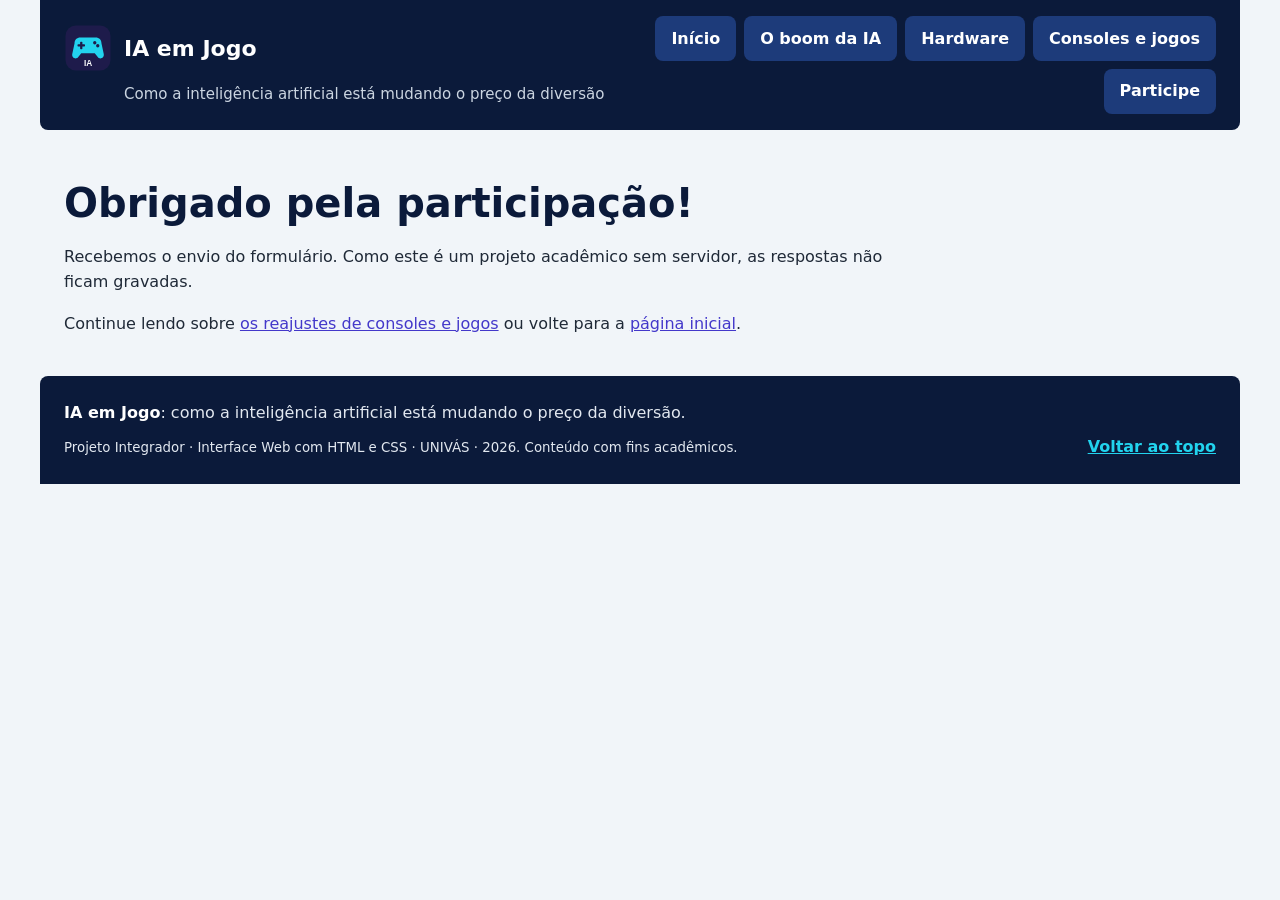
<file: obrigado.html>
<!DOCTYPE html>
<html lang="pt-BR">
<head>
  <meta charset="UTF-8">
  <meta name="viewport" content="width=device-width, initial-scale=1.0">
  <meta name="description" content="Confirmação de envio do formulário de participação.">
  <title>Participação enviada | IA em Jogo</title>
  <link rel="stylesheet" href="css/estilo.css">
</head>
<body>
  <a class="pular" href="#conteudo">Pular para o conteúdo principal</a>

  <header id="topo">
    <a class="logo" href="index.html">
      <img src="img/logo.svg" alt="" width="48" height="48">
      IA em Jogo
    </a>
    <p>Como a inteligência artificial está mudando o preço da diversão</p>

    <!-- Página de confirmação: nenhum item do menu recebe aria-current, porque ela não está no menu -->
    <nav aria-label="Menu principal">
      <ul>
        <li><a href="index.html">Início</a></li>
        <li><a href="ia.html">O boom da IA</a></li>
        <li><a href="hardware.html">Hardware</a></li>
        <li><a href="consoles-jogos.html">Consoles e jogos</a></li>
        <li><a href="participe.html">Participe</a></li>
      </ul>
    </nav>
  </header>

  <main id="conteudo">
    <h1>Obrigado pela participação!</h1>
    <p>
      Recebemos o envio do formulário. Como este é um projeto acadêmico sem servidor, as respostas
      não ficam gravadas.
    </p>
    <p>
      Continue lendo sobre <a href="consoles-jogos.html">os reajustes de consoles e jogos</a> ou
      volte para a <a href="index.html">página inicial</a>.
    </p>
  </main>

  <footer>
    <p><strong>IA em Jogo</strong>: como a inteligência artificial está mudando o preço da diversão.</p>
    <p><small>Projeto Integrador · Interface Web com HTML e CSS · UNIVÁS · 2026. Conteúdo com fins acadêmicos.</small></p>
    <a href="#topo">Voltar ao topo</a>
  </footer>
</body>
</html>
</file>
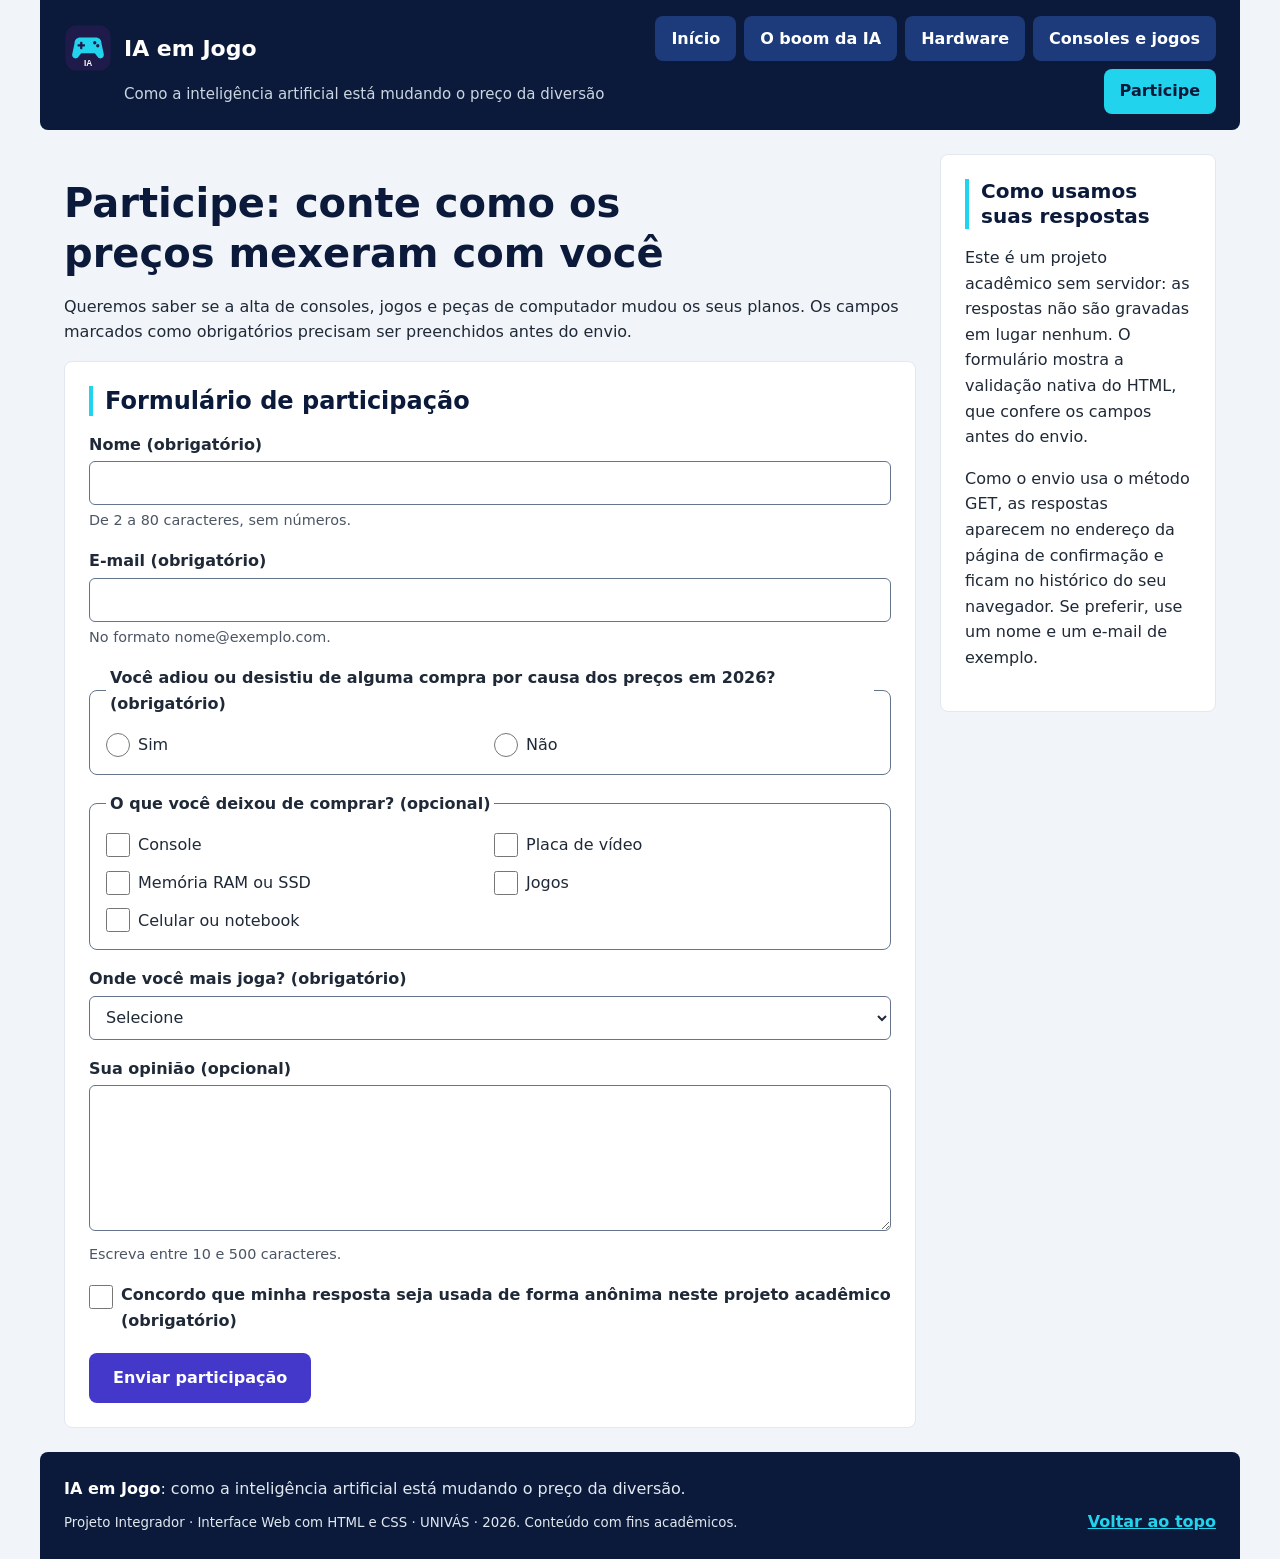
<file: participe.html>
<!DOCTYPE html>
<html lang="pt-BR">
<head>
  <meta charset="UTF-8">
  <meta name="viewport" content="width=device-width, initial-scale=1.0">
  <meta name="description" content="Conte como a alta dos preços de consoles, jogos e hardware mudou seus planos.">
  <title>Participe | IA em Jogo</title>
  <link rel="stylesheet" href="css/estilo.css">
</head>
<body>
  <a class="pular" href="#conteudo">Pular para o conteúdo principal</a>

  <header id="topo">
    <a class="logo" href="index.html">
      <img src="img/logo.svg" alt="" width="48" height="48">
      IA em Jogo
    </a>
    <p>Como a inteligência artificial está mudando o preço da diversão</p>

    <nav aria-label="Menu principal">
      <ul>
        <li><a href="index.html">Início</a></li>
        <li><a href="ia.html">O boom da IA</a></li>
        <li><a href="hardware.html">Hardware</a></li>
        <li><a href="consoles-jogos.html">Consoles e jogos</a></li>
        <li><a href="participe.html" aria-current="page">Participe</a></li>
      </ul>
    </nav>
  </header>

  <main id="conteudo">
    <h1>Participe: conte como os preços mexeram com você</h1>
    <p>
      Queremos saber se a alta de consoles, jogos e peças de computador mudou os seus planos.
      Os campos marcados como obrigatórios precisam ser preenchidos antes do envio.
    </p>

    <section aria-labelledby="titulo-formulario">
      <h2 id="titulo-formulario">Formulário de participação</h2>

      <!-- Todo campo tem <label> ligado pelo for/id; grupos de opções ficam em <fieldset> com <legend> -->
      <!-- method="get": o site é estático (GitHub Pages), e o Pages responde a um POST com erro 405 -->
      <form action="obrigado.html" method="get">
        <p>
          <label for="nome">Nome (obrigatório)</label>
          <input type="text" id="nome" name="nome" autocomplete="name" minlength="2" maxlength="80" pattern="[^0-9]+" title="Escreva o nome sem números." aria-describedby="dica-nome" required>
        </p>
        <p id="dica-nome" class="dica">De 2 a 80 caracteres, sem números.</p>

        <p>
          <label for="email">E-mail (obrigatório)</label>
          <input type="email" id="email" name="email" autocomplete="email" aria-describedby="dica-email" required>
        </p>
        <p id="dica-email" class="dica">No formato nome@exemplo.com.</p>

        <fieldset>
          <legend>Você adiou ou desistiu de alguma compra por causa dos preços em 2026? (obrigatório)</legend>
          <input type="radio" id="adiou-sim" name="adiou" value="sim" required>
          <label for="adiou-sim">Sim</label>
          <input type="radio" id="adiou-nao" name="adiou" value="nao">
          <label for="adiou-nao">Não</label>
        </fieldset>

        <fieldset>
          <legend>O que você deixou de comprar? (opcional)</legend>
          <input type="checkbox" id="item-console" name="itens" value="console">
          <label for="item-console">Console</label>
          <input type="checkbox" id="item-gpu" name="itens" value="placa-de-video">
          <label for="item-gpu">Placa de vídeo</label>
          <input type="checkbox" id="item-memoria" name="itens" value="memoria-ssd">
          <label for="item-memoria">Memória RAM ou SSD</label>
          <input type="checkbox" id="item-jogos" name="itens" value="jogos">
          <label for="item-jogos">Jogos</label>
          <input type="checkbox" id="item-celular" name="itens" value="celular-notebook">
          <label for="item-celular">Celular ou notebook</label>
        </fieldset>

        <p>
          <label for="plataforma">Onde você mais joga? (obrigatório)</label>
          <select id="plataforma" name="plataforma" required>
            <option value="">Selecione</option>
            <option value="pc">Computador</option>
            <option value="playstation">PlayStation</option>
            <option value="xbox">Xbox</option>
            <option value="nintendo">Nintendo</option>
            <option value="celular">Celular</option>
            <option value="nao-jogo">Não jogo</option>
          </select>
        </p>

        <p>
          <label for="opiniao">Sua opinião (opcional)</label>
          <textarea id="opiniao" name="opiniao" rows="5" cols="40" minlength="10" maxlength="500" aria-describedby="dica-opiniao"></textarea>
        </p>
        <p id="dica-opiniao" class="dica">Escreva entre 10 e 500 caracteres.</p>

        <p class="aceite">
          <input type="checkbox" id="concordo" name="concordo" required>
          <label for="concordo">Concordo que minha resposta seja usada de forma anônima neste projeto acadêmico (obrigatório)</label>
        </p>

        <button type="submit">Enviar participação</button>
      </form>
    </section>
  </main>

  <aside aria-labelledby="titulo-privacidade">
    <h2 id="titulo-privacidade">Como usamos suas respostas</h2>
    <p>
      Este é um projeto acadêmico sem servidor: as respostas não são gravadas em lugar nenhum. O
      formulário mostra a validação nativa do HTML, que confere os campos antes do envio.
    </p>
    <p>
      Como o envio usa o método GET, as respostas aparecem no endereço da página de confirmação e
      ficam no histórico do seu navegador. Se preferir, use um nome e um e-mail de exemplo.
    </p>
  </aside>

  <footer>
    <p><strong>IA em Jogo</strong>: como a inteligência artificial está mudando o preço da diversão.</p>
    <p><small>Projeto Integrador · Interface Web com HTML e CSS · UNIVÁS · 2026. Conteúdo com fins acadêmicos.</small></p>
    <a href="#topo">Voltar ao topo</a>
  </footer>
</body>
</html>
</file>
<file: css/estilo.css>
/* ==========================================================
   IA em Jogo — estilo.css (Entrega 2: estilo e responsividade)

   Abordagem: mobile first. As regras sem media query descrevem o
   celular (até ~480px); cada @media acrescenta o que muda numa tela
   maior: tablet (768px ou mais) e desktop (1200px ou mais).
   As media queries ficam no fim do arquivo (seção 12).

   Convenção de classes: nomes em português, minúsculas, sem acento
   e com hífen (.pular, .logo, .destaques, .numeros, .aceite, .dica).
   Classe só onde o seletor de elemento não basta; o resto usa os
   próprios elementos semânticos (header, nav, main, aside, footer).
   ========================================================== */

/* 1. Variáveis: cores e espaçamentos centrais do projeto
   Contraste conferido (WCAG): texto >= 4.5:1, bordas e foco >= 3:1.
   Os valores medidos estão em docs/entrega-2.md. */
:root {
  --cor-fundo: #f1f5f9;          /* fundo da página fora do conteúdo */
  --cor-superficie: #ffffff;     /* cartões, seções e tabelas */
  --cor-superficie-2: #f8fafc;   /* cartões dentro de cartões */
  --cor-texto: #1f2937;          /* 14.7:1 no branco */
  --cor-texto-suave: #4b5563;    /* 7.6:1 no branco */
  --cor-primaria: #0b1a3a;       /* cabeçalho e rodapé: azul-marinho (revisão do grupo; antes #1e1b4b) */
  --cor-primaria-2: #1d3b7a;     /* botões do menu, no mesmo tom de azul */
  --cor-destaque: #22d3ee;       /* ciano do logo: 9.5:1 na primária */
  --cor-link: #4338ca;           /* 7.9:1 no branco */
  --cor-link-hover: #312e81;
  --cor-borda: #e2e8f0;          /* borda decorativa dos cartões */
  --cor-borda-campo: #64748b;    /* contorno dos campos: 4.8:1 no branco */
  --cor-foco: #ea580c;           /* indicador de foco: 3.6:1 no branco, 4.8:1 na primária */
  --cor-erro: #b91c1c;

  --espaco-1: 0.5rem;
  --espaco-2: 1rem;
  --espaco-3: 1.5rem;
  --espaco-4: 2rem;

  --raio: 0.5rem;
  --largura-max: 75rem;          /* 1200px */
  --largura-lateral: 18.75rem;   /* 300px do aside no desktop */
  --fonte: system-ui, "Segoe UI", Roboto, Arial, sans-serif;
}

/* 2. Base */
* {
  box-sizing: border-box;
}

html {
  background-color: var(--cor-fundo);
}

body {
  margin: 0 auto;
  max-width: var(--largura-max);
  font-family: var(--fonte);
  font-size: 1rem;
  line-height: 1.6;
  color: var(--cor-texto);
  background-color: var(--cor-fundo);
}

img {
  max-width: 100%;
  height: auto;
}

h1,
h2,
h3 {
  line-height: 1.25;
  color: var(--cor-primaria);
  text-wrap: balance; /* linhas do título equilibradas, sem palavra sozinha (Entrega 3) */
}

h1 {
  font-size: clamp(1.75rem, 1rem + 3vw, 2.5rem);
  margin: var(--espaco-3) 0 var(--espaco-2);
}

h2 {
  font-size: 1.5rem;
  margin: 0 0 var(--espaco-2);
  padding-left: 0.75rem;
  border-left: 4px solid var(--cor-destaque);
}

h3 {
  font-size: 1.2rem;
  margin: var(--espaco-3) 0 var(--espaco-1);
}

p {
  margin: 0 0 var(--espaco-2);
}

a {
  color: var(--cor-link);
  overflow-wrap: break-word; /* links longos das fontes não estouram no celular */
}

a:hover {
  color: var(--cor-link-hover);
  text-decoration-thickness: 2px;
}

/* Foco visível em todo elemento focável (navegação por teclado).
   Nunca usamos outline: none. */
:focus-visible {
  outline: 3px solid var(--cor-foco);
  outline-offset: 2px;
}

/* 3. Layout da página (Grid): uma coluna no celular */
body {
  display: grid;
  grid-template-columns: minmax(0, 1fr); /* minmax(0, …) impede que uma tabela larga estique a página */
  grid-template-areas:
    "topo"
    "conteudo"
    "lateral"
    "rodape";
  gap: var(--espaco-3);
}

header { grid-area: topo; }
main   { grid-area: conteudo; }
aside  { grid-area: lateral; }
footer { grid-area: rodape; }

main,
aside {
  margin: 0 var(--espaco-2);
}

/* 4. Skip link: escondido fora da tela até receber foco pelo Tab */
.pular {
  position: absolute;
  top: var(--espaco-1);
  left: var(--espaco-1);
  z-index: 10;
  padding: var(--espaco-1) var(--espaco-2);
  background-color: var(--cor-superficie);
  color: var(--cor-link);
  font-weight: 700;
  border-radius: var(--raio);
  transform: translateY(-200%);
}

.pular:focus {
  transform: translateY(0);
}

/* 5. Cabeçalho (Grid fora) e menu (Flexbox dentro)
   A 1ª coluna tem a largura do ícone (3rem): o slogan fica logo abaixo do
   nome "IA em Jogo", alinhado com ele, como um subtítulo do logo. */
header {
  display: grid;
  grid-template-columns: 3rem 1fr;
  grid-template-areas:
    "logo logo"
    ".    slogan"
    "menu menu";
  column-gap: 0.75rem; /* o mesmo gap entre o ícone e o nome dentro do .logo */
  row-gap: 0;
  padding: var(--espaco-2);
  background-color: var(--cor-primaria);
  color: #ffffff;
}

.logo {
  grid-area: logo;
  display: flex;
  align-items: center;
  gap: 0.75rem;
  font-size: 1.375rem;
  font-weight: 800;
  color: #ffffff;
  text-decoration: none;
}

.logo:hover {
  color: var(--cor-destaque);
}

header > p {
  grid-area: slogan;
  margin: -0.25rem 0 0; /* encosta no nome do site */
  font-size: 0.9375rem;
  line-height: 1.4;
  color: #cbd5e1;
}

header nav {
  grid-area: menu;
  margin-top: var(--espaco-2);
}

header nav ul {
  display: flex;
  flex-wrap: wrap;
  gap: var(--espaco-1);
  margin: 0;
  padding: 0;
  list-style: none;
}

header nav li {
  flex-grow: 1; /* no celular cada linha do menu fica cheia */
}

header nav a {
  display: block;
  min-height: 2.75rem; /* 44px: área de toque confortável */
  padding: 0.6rem var(--espaco-2);
  border-radius: var(--raio);
  background-color: var(--cor-primaria-2);
  color: #ffffff;
  font-weight: 600;
  text-align: center;
  text-decoration: none;
}

header nav a:hover {
  color: #ffffff;
  text-decoration: underline;
}

header nav a[aria-current="page"] {
  background-color: var(--cor-destaque);
  color: var(--cor-primaria);
}

/* 6. Conteúdo: seções e artigos viram cartões */
main section,
aside {
  margin-bottom: var(--espaco-3);
  padding: var(--espaco-3) var(--espaco-2);
  background-color: var(--cor-superficie);
  border: 1px solid var(--cor-borda);
  border-radius: var(--raio);
}

main section:last-child {
  margin-bottom: 0;
}

main section h1 {
  margin-top: 0;
}

article {
  margin-top: var(--espaco-2);
  padding: var(--espaco-2);
  background-color: var(--cor-superficie-2);
  border: 1px solid var(--cor-borda);
  border-radius: var(--raio);
}

article h3 {
  margin-top: 0;
}

article > :last-child {
  margin-bottom: 0;
}

/* Destaques da home: grade que decide sozinha quantas colunas cabem */
.destaques {
  display: grid;
  grid-template-columns: repeat(auto-fit, minmax(14rem, 1fr));
  gap: var(--espaco-2);
}

.destaques > h2 {
  grid-column: 1 / -1; /* o título ocupa a linha toda */
  margin-bottom: 0;
}

.destaques article {
  margin-top: 0;
}

/* Listas de fontes e listas comuns */
main ol,
main ul {
  padding-left: 1.25rem;
}

main li {
  margin-bottom: var(--espaco-1);
}

li::marker {
  color: var(--cor-link);
}

/* Perguntas frequentes */
details {
  margin-bottom: var(--espaco-1);
  border: 1px solid var(--cor-borda);
  border-radius: var(--raio);
  background-color: var(--cor-superficie-2);
}

summary {
  padding: 0.75rem var(--espaco-2);
  font-weight: 600;
  cursor: pointer;
}

details[open] summary {
  border-bottom: 1px solid var(--cor-borda);
}

details p {
  margin: 0;
  padding: 0.75rem var(--espaco-2);
}

/* 7. Tabelas
   A tabela nunca fica mais estreita que 30rem (480px), para as colunas não
   ficarem espremidas. No celular ela passa da largura da tela, e a
   div.tabela rola só a tabela na horizontal (com o dedo ou com as setas,
   graças ao tabindex); a página continua sem rolagem lateral. */
.tabela {
  margin: var(--espaco-2) 0;
  overflow-x: auto;
}

table {
  width: 100%;
  min-width: 30rem;
  border-collapse: collapse;
  font-size: 0.9rem;
}

caption {
  margin-bottom: var(--espaco-1);
  font-weight: 700;
  text-align: left;
  color: var(--cor-primaria);
}

th,
td {
  padding: 0.5rem 0.75rem;
  border-bottom: 1px solid var(--cor-borda);
  text-align: left;
  vertical-align: top;
}

thead th {
  background-color: var(--cor-primaria);
  color: #ffffff;
}

tbody tr:nth-child(even) {
  background-color: var(--cor-fundo);
}

/* 8. Gráficos */
figure {
  margin: var(--espaco-3) 0;
}

figure img {
  display: block;
  border: 1px solid var(--cor-borda);
  border-radius: var(--raio);
}

figcaption {
  margin-top: var(--espaco-1);
  font-size: 0.9rem;
  color: var(--cor-texto-suave);
}

/* 9. Lateral (aside): glossário e números */
aside h2 {
  font-size: 1.25rem;
}

dl {
  margin: 0;
}

dt {
  font-weight: 700;
  color: var(--cor-primaria);
}

dd {
  margin: 0 0 var(--espaco-2);
}

/* "A crise em números": o valor aparece grande, o termo vira legenda */
.numeros {
  display: grid;
  gap: 0 var(--espaco-2);
}

.numeros dt {
  font-size: 0.9rem;
  font-weight: 600;
  color: var(--cor-texto-suave);
}

.numeros dd {
  font-size: 1.25rem;
  font-weight: 800;
  color: var(--cor-link);
}

/* Container query: o aside olha a própria largura, não a da tela.
   Largo (celular deitado, tablet): termo e valor lado a lado.
   Estreito (lateral do desktop): um embaixo do outro. */
aside {
  container-type: inline-size;
}

@container (min-width: 32rem) {
  .numeros {
    grid-template-columns: minmax(0, 1fr) minmax(0, 1fr);
    align-items: baseline;
  }
}

/* 10. Formulário */
form > p label,
.aceite label {
  font-weight: 600;
}

form > p > label {
  display: block;
  margin-bottom: 0.25rem;
}

input,
select,
textarea,
button {
  font: inherit; /* campos não herdam a fonte do body sozinhos */
}

input[type="text"],
input[type="email"],
select,
textarea {
  width: 100%;
  min-height: 2.75rem;
  padding: 0.5rem 0.75rem;
  border: 1px solid var(--cor-borda-campo);
  border-radius: 0.375rem;
  background-color: var(--cor-superficie);
  color: var(--cor-texto);
}

textarea {
  resize: vertical;
}

/* Campo inválido só depois que a pessoa interagiu ou tentou enviar */
input:user-invalid,
select:user-invalid,
textarea:user-invalid {
  border-color: var(--cor-erro);
  border-width: 2px;
}

/* :has() (Entrega 3): o label do campo inválido também fica vermelho, e o
   grupo de rádios ganha a borda de erro. A mensagem do navegador continua
   aparecendo, então a cor não é o único sinal. */
form > p:has(:user-invalid) label,
fieldset:has(:user-invalid) legend {
  color: var(--cor-erro);
}

fieldset:has(:user-invalid) {
  border-color: var(--cor-erro);
  border-width: 2px;
}

/* Grupos de opções: cada rádio ou checkbox ao lado do seu label */
fieldset {
  display: grid;
  grid-template-columns: auto 1fr;
  align-items: center;
  gap: 0.75rem var(--espaco-1);
  margin: 0 0 var(--espaco-2);
  padding: var(--espaco-2);
  border: 1px solid var(--cor-borda-campo);
  border-radius: var(--raio);
}

legend {
  padding: 0 0.25rem;
  font-weight: 600;
}

input[type="radio"],
input[type="checkbox"] {
  width: 1.5rem;  /* 24px: alvo mínimo de toque da WCAG 2.2 (antes 1.25rem = 20px) */
  height: 1.5rem;
  margin: 0;
  accent-color: var(--cor-link);
}

.aceite {
  display: flex;
  align-items: flex-start;
  gap: var(--espaco-1);
}

.aceite input {
  flex-shrink: 0;
  margin-top: 0.2rem;
}

.dica {
  margin-top: -0.75rem;
  font-size: 0.9rem;
  color: var(--cor-texto-suave);
}

button {
  min-height: 2.75rem;
  padding: 0.75rem var(--espaco-3);
  border: 0;
  border-radius: var(--raio);
  background-color: var(--cor-link);
  color: #ffffff;
  font-weight: 700;
  cursor: pointer;
}

button:hover {
  background-color: var(--cor-link-hover);
}

/* 11. Rodapé (Flexbox) */
footer {
  display: flex;
  flex-direction: column;
  gap: var(--espaco-1);
  padding: var(--espaco-3) var(--espaco-2);
  background-color: var(--cor-primaria);
  color: #e2e8f0;
}

footer p {
  margin: 0;
}

footer strong {
  color: #ffffff;
}

footer a {
  align-self: flex-start;
  color: var(--cor-destaque);
  font-weight: 600;
}

footer a:hover {
  color: #ffffff;
}

/* 12. Media queries (sempre no fim: mesma especificidade, vence a última) */

/* Tablet: 768px ou mais */
@media (min-width: 768px) {
  header {
    padding: var(--espaco-2) var(--espaco-3);
  }

  header nav li {
    flex-grow: 0; /* o menu vira uma linha só, do tamanho do texto */
  }

  main,
  aside {
    margin: 0 var(--espaco-3);
  }

  main section,
  aside {
    padding: var(--espaco-3);
  }

  /* Duas opções por linha nos grupos de rádio e checkbox */
  fieldset {
    grid-template-columns: auto 1fr auto 1fr;
  }

  footer {
    flex-direction: row;
    flex-wrap: wrap;
    justify-content: space-between;
    align-items: center;
    padding: var(--espaco-3);
  }

  footer p:first-child {
    flex-basis: 100%;
  }

  footer a {
    align-self: center;
  }
}

/* Desktop: 1200px ou mais. O aside sobe para a lateral. */
@media (min-width: 1200px) {
  body {
    grid-template-columns: minmax(0, 1fr) var(--largura-lateral);
    grid-template-areas:
      "topo     topo"
      "conteudo lateral"
      "rodape   rodape";
    column-gap: 0;
  }

  header {
    grid-template-columns: 3rem auto 1fr;
    grid-template-areas:
      "logo logo   menu"
      ".    slogan menu";
    align-items: center;
    border-radius: 0 0 var(--raio) var(--raio);
  }

  header nav {
    margin-top: 0;
  }

  header nav ul {
    justify-content: flex-end;
  }

  main {
    margin-right: var(--espaco-3);
  }

  aside {
    align-self: start; /* a lateral fica do tamanho do conteúdo, sem esticar até o rodapé */
    margin: 0 var(--espaco-3) 0 0;
  }

  footer {
    border-radius: var(--raio) var(--raio) 0 0;
  }
}

/* Quem pede menos animação no sistema não vê transição no skip link */
@media (prefers-reduced-motion: no-preference) {
  .pular {
    transition: transform 0.2s;
  }
}
</file>
